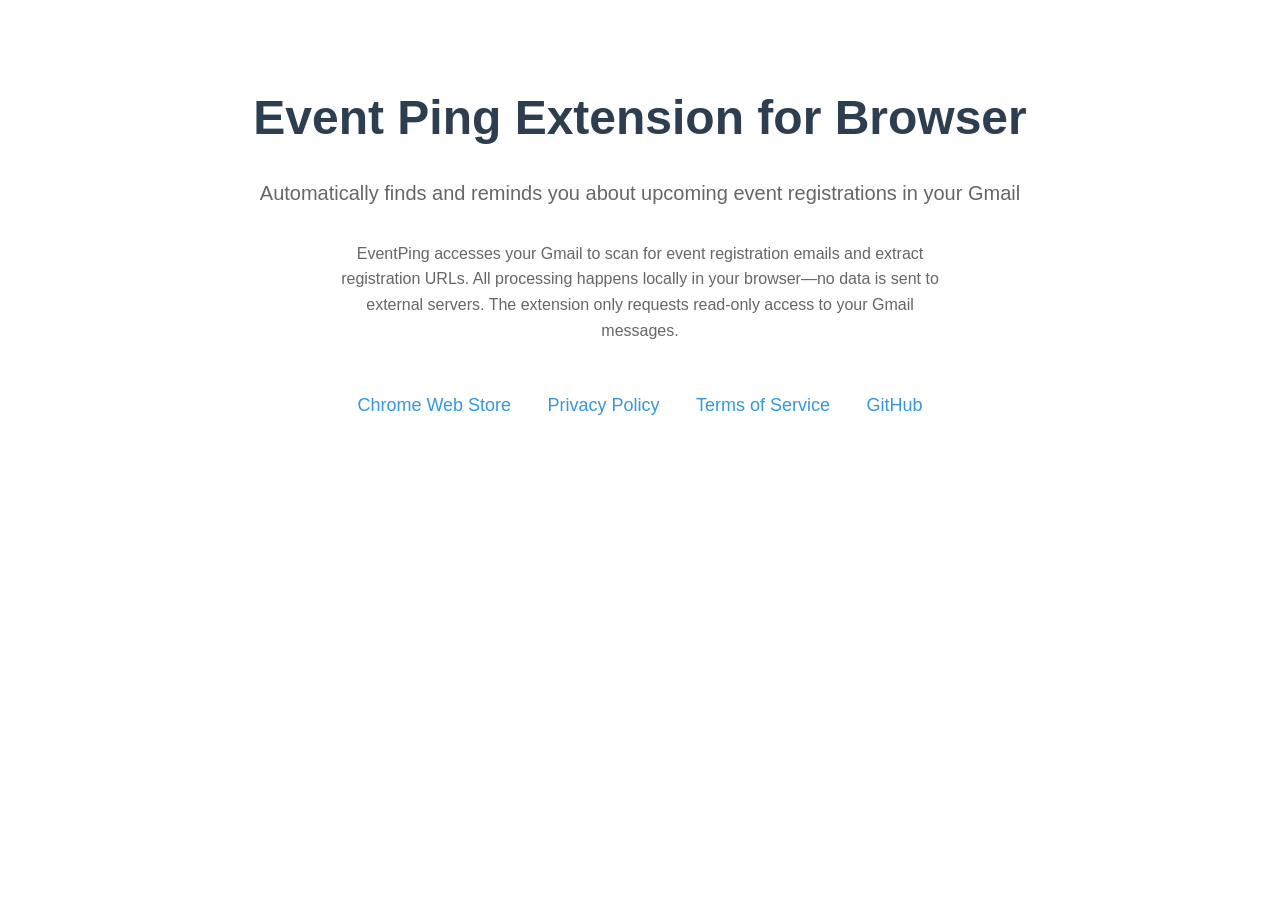
<file: docs/index.html>
<!DOCTYPE html>
<html lang="en">
<head>
    <meta charset="UTF-8">
    <meta name="viewport" content="width=device-width, initial-scale=1.0">
    <title>Event Ping Extension for Browser</title>
    <style>
        body {
            font-family: -apple-system, BlinkMacSystemFont, 'Segoe UI', Roboto, sans-serif;
            line-height: 1.6;
            max-width: 800px;
            margin: 80px auto;
            padding: 0 20px;
            color: #333;
            text-align: center;
        }
        h1 { color: #2c3e50; font-size: 48px; margin-bottom: 16px; }
        p { font-size: 20px; color: #666; margin-bottom: 32px; }
        .links { margin-top: 48px; }
        .links a {
            display: inline-block;
            margin: 0 16px;
            color: #3498db;
            text-decoration: none;
            font-size: 18px;
        }
        .links a:hover { text-decoration: underline; }
    </style>
</head>
<body>
    <h1>Event Ping Extension for Browser</h1>
    <p>Automatically finds and reminds you about upcoming event registrations in your Gmail</p>

    <p style="font-size: 16px; color: #666; max-width: 600px; margin: 0 auto 32px;">
        EventPing accesses your Gmail to scan for event registration emails and extract registration URLs.
        All processing happens locally in your browser—no data is sent to external servers.
        The extension only requests read-only access to your Gmail messages.
    </p>

    <div class="links">
        <a href="https://chromewebstore.google.com/detail/eventping/kmeakcjhjfkbdnnfnkeimobaboekpllo">Chrome Web Store</a>
        <a href="privacy.html">Privacy Policy</a>
        <a href="terms.html">Terms of Service</a>
        <a href="https://github.com/devppratik/EventPing-extension">GitHub</a>
    </div>
</body>
</html>
</file>
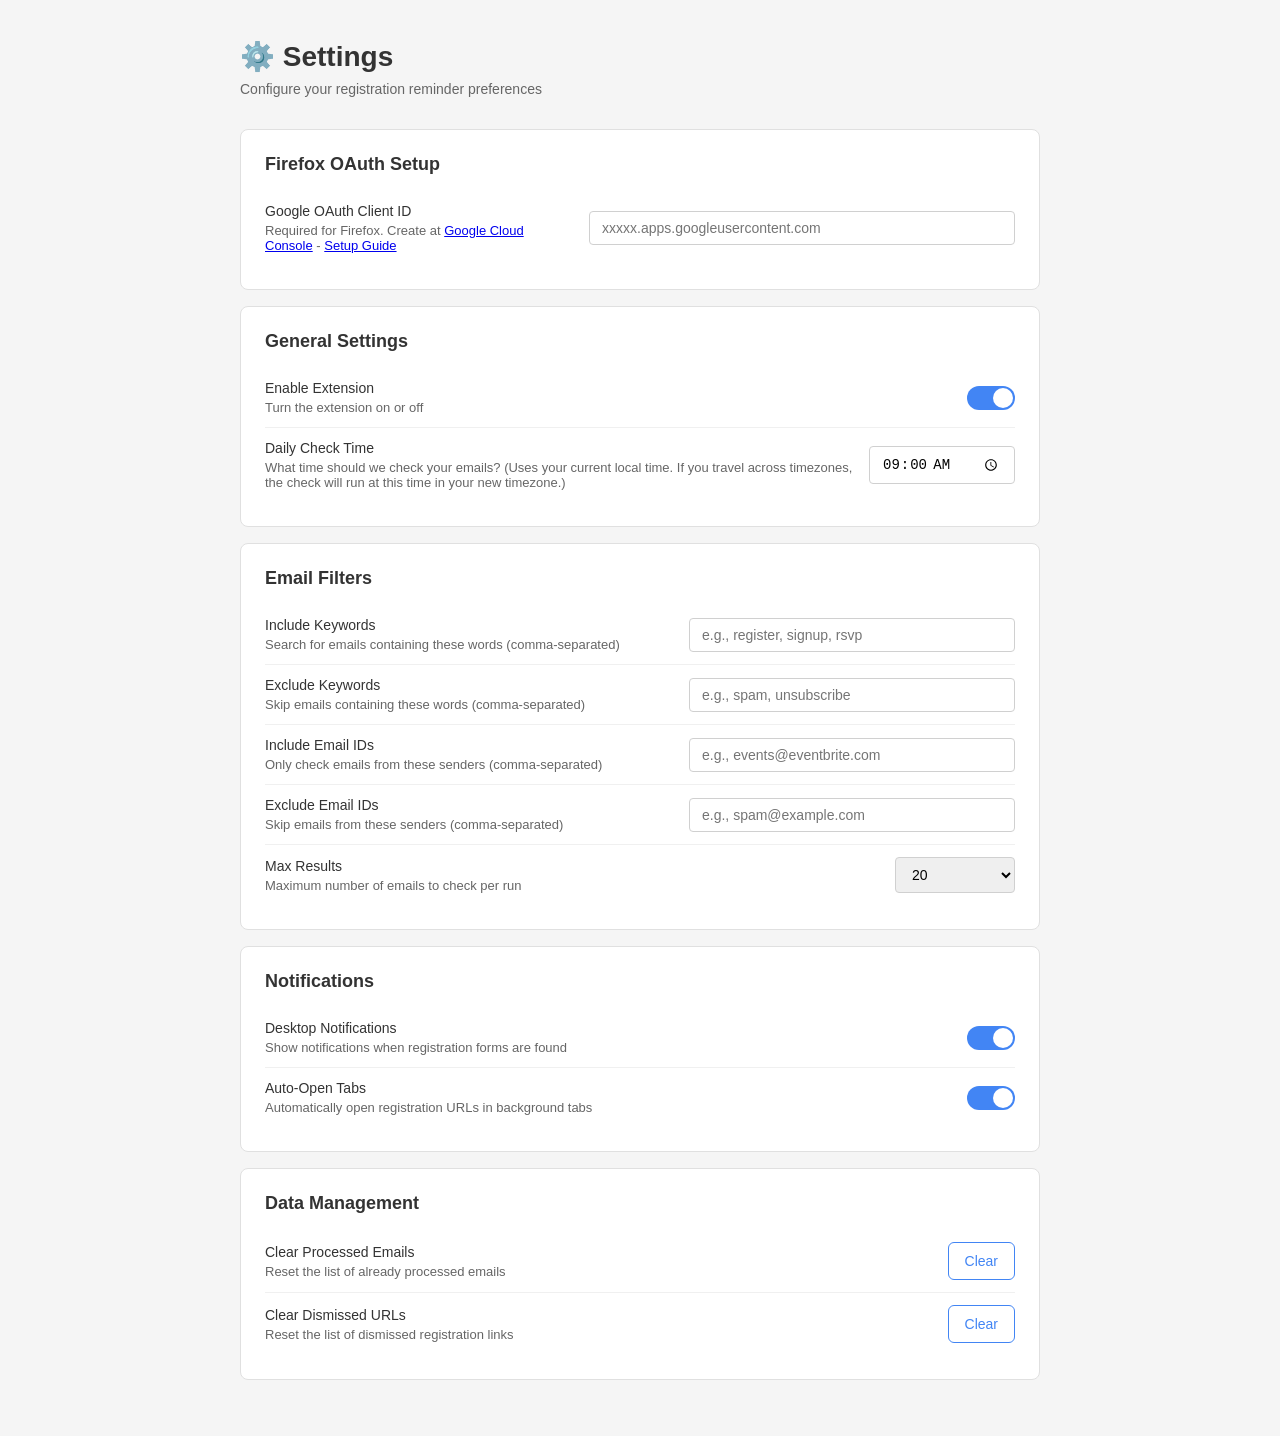
<file: options.html>
<!DOCTYPE html>
<html lang="en">
<head>
  <meta charset="UTF-8">
  <meta name="viewport" content="width=device-width, initial-scale=1.0">
  <title>EventPing - Settings</title>
  <link rel="stylesheet" href="styles.css">
  <style>
    body {
      padding: 40px;
      max-width: 800px;
      margin: 0 auto;
    }
    .settings-header {
      margin-bottom: 32px;
    }
    .settings-header h1 {
      margin: 0 0 8px 0;
      font-size: 28px;
      color: #333;
    }
    .settings-header p {
      margin: 0;
      color: #666;
    }
    .setting-group {
      background: white;
      padding: 24px;
      border-radius: 8px;
      margin-bottom: 16px;
      border: 1px solid #e0e0e0;
    }
    .setting-group h2 {
      margin: 0 0 16px 0;
      font-size: 18px;
      color: #333;
    }
    .setting-row {
      display: flex;
      justify-content: space-between;
      align-items: center;
      padding: 12px 0;
      border-bottom: 1px solid #f0f0f0;
    }
    .setting-row:last-child {
      border-bottom: none;
    }
    .setting-label {
      flex: 1;
    }
    .setting-label h3 {
      margin: 0 0 4px 0;
      font-size: 14px;
      font-weight: 500;
      color: #333;
    }
    .setting-label p {
      margin: 0;
      font-size: 13px;
      color: #666;
    }
    .setting-control {
      margin-left: 16px;
    }
    input[type="time"],
    input[type="text"],
    select {
      padding: 8px 12px;
      border: 1px solid #d0d0d0;
      border-radius: 4px;
      font-size: 14px;
      min-width: 120px;
    }
    .toggle-switch {
      position: relative;
      width: 48px;
      height: 24px;
      background: #ccc;
      border-radius: 12px;
      cursor: pointer;
      transition: background 0.3s;
    }
    .toggle-switch.active {
      background: #4285f4;
    }
    .toggle-switch::after {
      content: '';
      position: absolute;
      top: 2px;
      left: 2px;
      width: 20px;
      height: 20px;
      background: white;
      border-radius: 50%;
      transition: left 0.3s;
    }
    .toggle-switch.active::after {
      left: 26px;
    }
    .save-notice {
      position: fixed;
      bottom: 24px;
      right: 24px;
      background: #34a853;
      color: white;
      padding: 12px 24px;
      border-radius: 6px;
      box-shadow: 0 4px 12px rgba(0, 0, 0, 0.15);
      opacity: 0;
      transform: translateY(20px);
      transition: all 0.3s;
      pointer-events: none;
    }
    .save-notice.show {
      opacity: 1;
      transform: translateY(0);
    }
  </style>
</head>
<body>
  <div class="settings-header">
    <h1>⚙️ Settings</h1>
    <p>Configure your registration reminder preferences</p>
  </div>

  <div class="setting-group">
    <h2>Firefox OAuth Setup</h2>

    <div class="setting-row">
      <div class="setting-label">
        <h3>Google OAuth Client ID</h3>
        <p>Required for Firefox. Create at <a href="https://console.cloud.google.com" target="_blank">Google Cloud Console</a> - <a href="https://github.com/devppratik/extension-email-register/blob/main/SETUP.FIREFOX.md" target="_blank">Setup Guide</a></p>
      </div>
      <div class="setting-control">
        <input type="text" id="clientId" placeholder="xxxxx.apps.googleusercontent.com" style="min-width: 400px;">
      </div>
    </div>
  </div>

  <div class="setting-group">
    <h2>General Settings</h2>

    <div class="setting-row">
      <div class="setting-label">
        <h3>Enable Extension</h3>
        <p>Turn the extension on or off</p>
      </div>
      <div class="setting-control">
        <div id="enabledToggle" class="toggle-switch active"></div>
      </div>
    </div>

    <div class="setting-row">
      <div class="setting-label">
        <h3>Daily Check Time</h3>
        <p>What time should we check your emails? (Uses your current local time. If you travel across timezones, the check will run at this time in your new timezone.)</p>
      </div>
      <div class="setting-control">
        <input type="time" id="checkTime" value="09:00">
      </div>
    </div>
  </div>

  <div class="setting-group">
    <h2>Email Filters</h2>

    <div class="setting-row">
      <div class="setting-label">
        <h3>Include Keywords</h3>
        <p>Search for emails containing these words (comma-separated)</p>
      </div>
      <div class="setting-control">
        <input type="text" id="includeKeywords" placeholder="e.g., register, signup, rsvp" style="min-width: 300px;">
      </div>
    </div>

    <div class="setting-row">
      <div class="setting-label">
        <h3>Exclude Keywords</h3>
        <p>Skip emails containing these words (comma-separated)</p>
      </div>
      <div class="setting-control">
        <input type="text" id="excludeKeywords" placeholder="e.g., spam, unsubscribe" style="min-width: 300px;">
      </div>
    </div>

    <div class="setting-row">
      <div class="setting-label">
        <h3>Include Email IDs</h3>
        <p>Only check emails from these senders (comma-separated)</p>
      </div>
      <div class="setting-control">
        <input type="text" id="includeEmails" placeholder="e.g., events@eventbrite.com" style="min-width: 300px;">
      </div>
    </div>

    <div class="setting-row">
      <div class="setting-label">
        <h3>Exclude Email IDs</h3>
        <p>Skip emails from these senders (comma-separated)</p>
      </div>
      <div class="setting-control">
        <input type="text" id="excludeEmails" placeholder="e.g., spam@example.com" style="min-width: 300px;">
      </div>
    </div>

    <div class="setting-row">
      <div class="setting-label">
        <h3>Max Results</h3>
        <p>Maximum number of emails to check per run</p>
      </div>
      <div class="setting-control">
        <select id="maxResults">
          <option value="10">10</option>
          <option value="20" selected>20</option>
          <option value="50">50</option>
          <option value="100">100</option>
        </select>
      </div>
    </div>
  </div>

  <div class="setting-group">
    <h2>Notifications</h2>

    <div class="setting-row">
      <div class="setting-label">
        <h3>Desktop Notifications</h3>
        <p>Show notifications when registration forms are found</p>
      </div>
      <div class="setting-control">
        <div id="notificationsToggle" class="toggle-switch active"></div>
      </div>
    </div>

    <div class="setting-row">
      <div class="setting-label">
        <h3>Auto-Open Tabs</h3>
        <p>Automatically open registration URLs in background tabs</p>
      </div>
      <div class="setting-control">
        <div id="autoOpenToggle" class="toggle-switch active"></div>
      </div>
    </div>
  </div>

  <div class="setting-group">
    <h2>Data Management</h2>

    <div class="setting-row">
      <div class="setting-label">
        <h3>Clear Processed Emails</h3>
        <p>Reset the list of already processed emails</p>
      </div>
      <div class="setting-control">
        <button id="clearProcessed" class="btn btn-secondary">Clear</button>
      </div>
    </div>

    <div class="setting-row">
      <div class="setting-label">
        <h3>Clear Dismissed URLs</h3>
        <p>Reset the list of dismissed registration links</p>
      </div>
      <div class="setting-control">
        <button id="clearDismissed" class="btn btn-secondary">Clear</button>
      </div>
    </div>
  </div>

  <div class="save-notice" id="saveNotice">
    Settings saved ✓
  </div>

  <script src="options.js"></script>
</body>
</html>
</file>
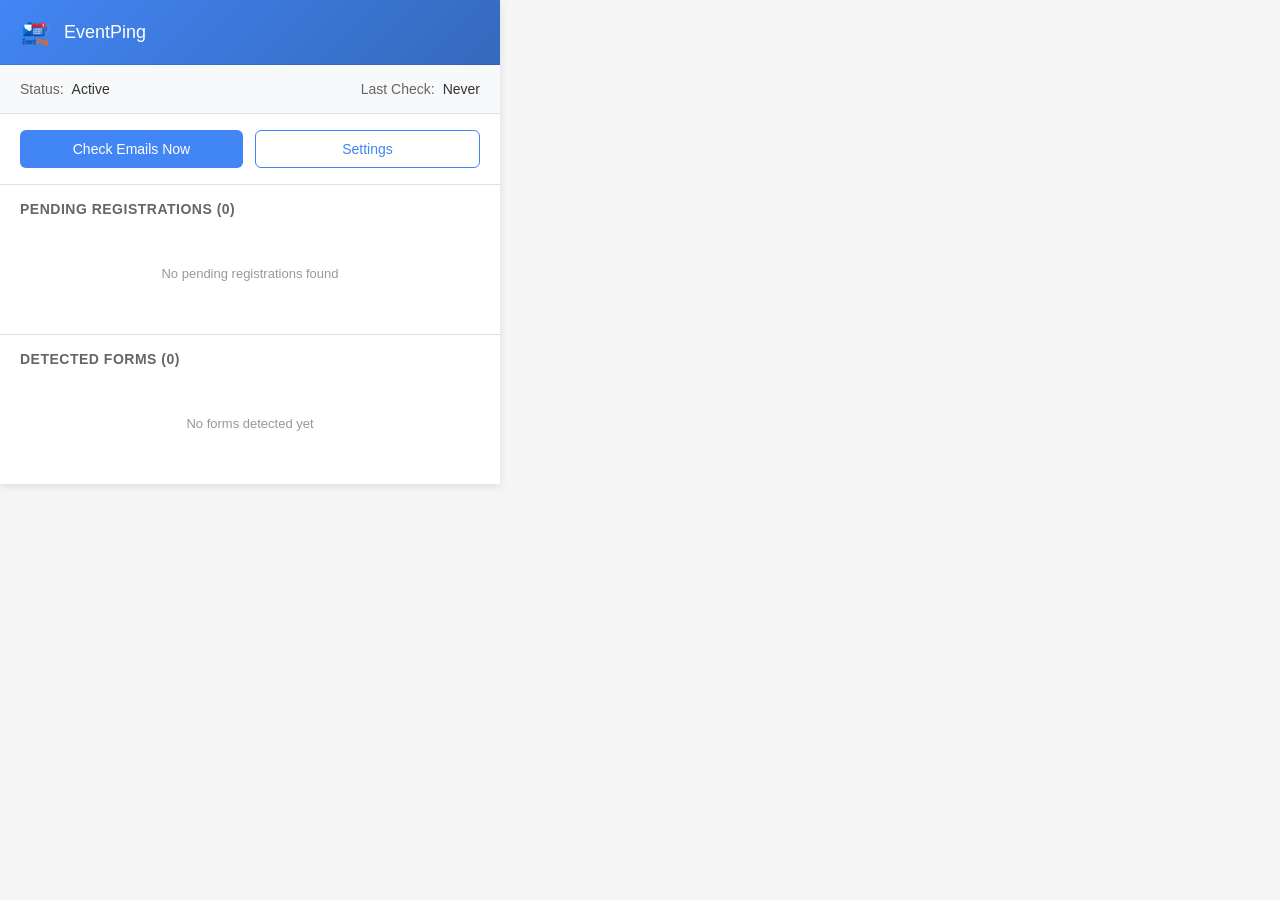
<file: popup.html>
<!DOCTYPE html>
<html lang="en">
<head>
  <meta charset="UTF-8">
  <meta name="viewport" content="width=device-width, initial-scale=1.0">
  <title>EventPing</title>
  <link rel="stylesheet" href="styles.css">
</head>
<body>
  <div class="container">
    <header>
      <img src="icons/icon48.png" alt="EventPing" class="header-logo">
      <h1>EventPing</h1>
    </header>

    <div class="status">
      <div class="status-item">
        <span class="label">Status:</span>
        <span id="status" class="value">Active</span>
      </div>
      <div class="status-item">
        <span class="label">Last Check:</span>
        <span id="lastCheck" class="value">Never</span>
      </div>
    </div>

    <div class="actions">
      <button id="checkNow" class="btn btn-primary">
        Check Emails Now
      </button>
      <button id="openOptions" class="btn btn-secondary">
        Settings
      </button>
    </div>

    <div class="section">
      <h2>Pending Registrations (<span id="pendingCount">0</span>)</h2>
      <div id="pendingList" class="registration-list">
        <p class="empty-state">No pending registrations found</p>
      </div>
    </div>

    <div class="section">
      <h2>Detected Forms (<span id="formsCount">0</span>)</h2>
      <div id="formsList" class="registration-list">
        <p class="empty-state">No forms detected yet</p>
      </div>
    </div>
  </div>

  <script src="popup.js"></script>
</body>
</html>
</file>
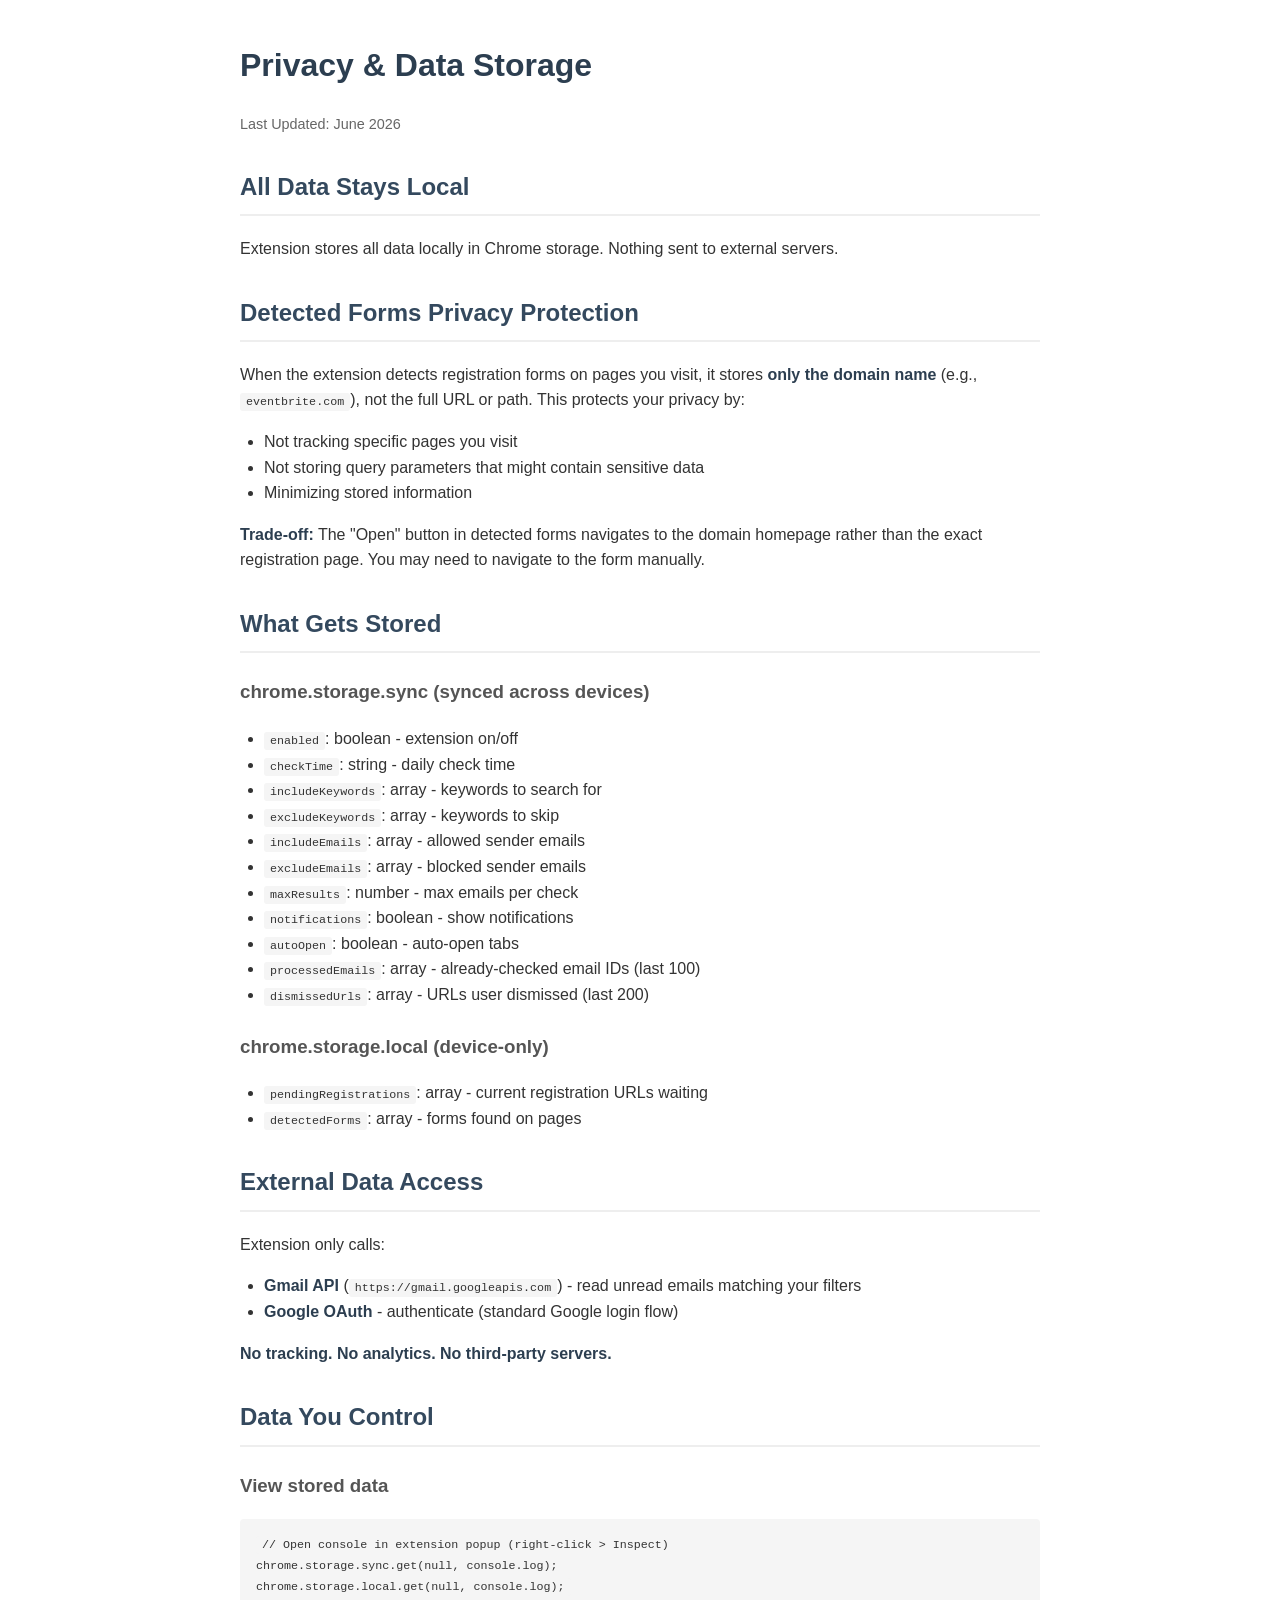
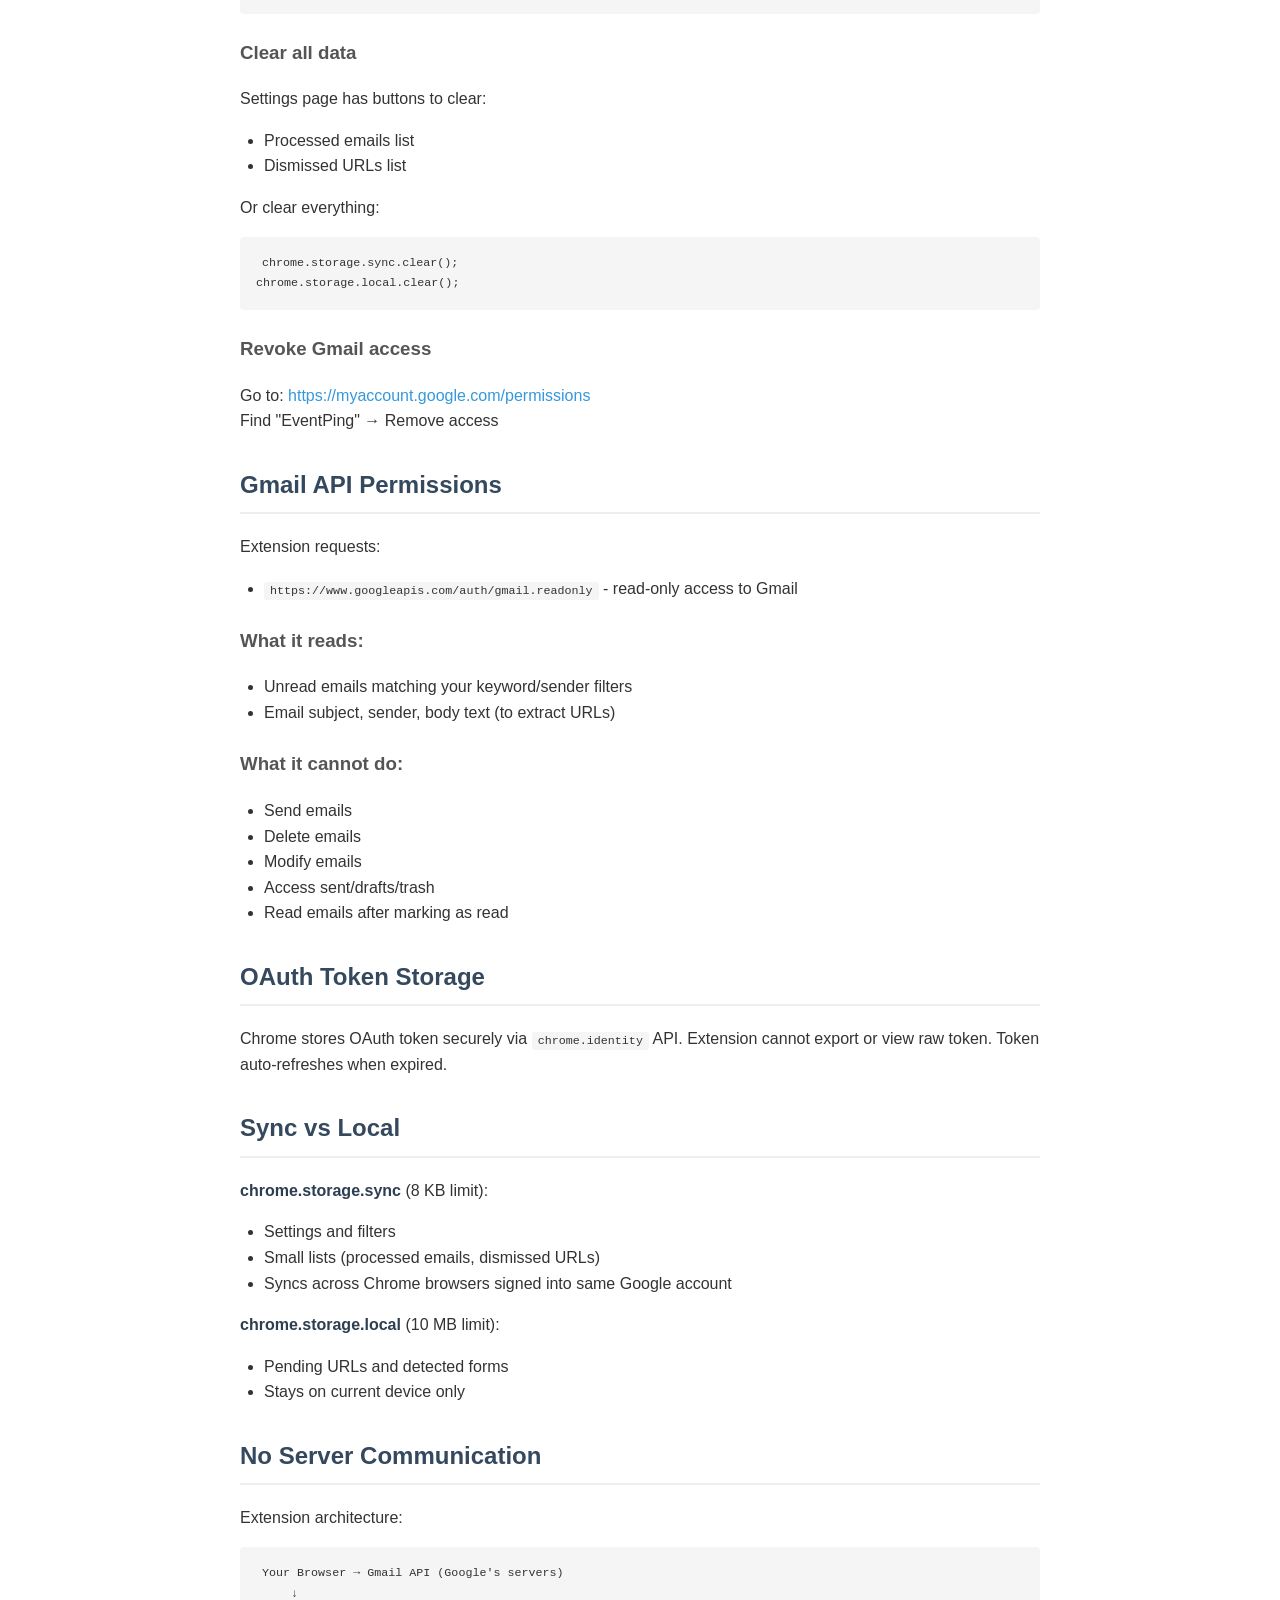
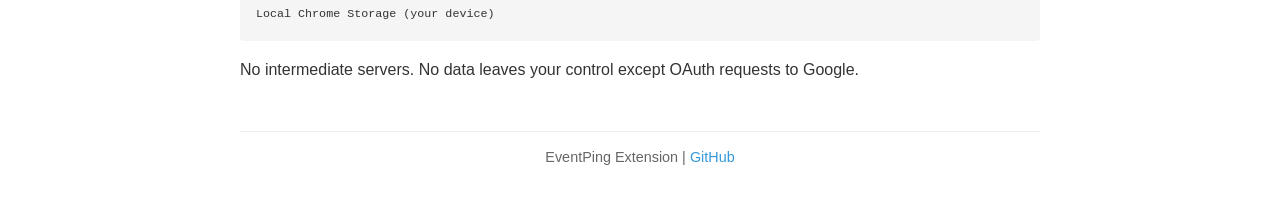
<file: docs/PRIVACY.html>
<!DOCTYPE html>
<html lang="en">
<head>
    <meta charset="UTF-8">
    <meta name="viewport" content="width=device-width, initial-scale=1.0">
    <title>EventPing - Privacy Policy</title>
    <style>
        body {
            font-family: -apple-system, BlinkMacSystemFont, 'Segoe UI', Roboto, sans-serif;
            line-height: 1.6;
            max-width: 800px;
            margin: 40px auto;
            padding: 0 20px;
            color: #333;
        }
        h1 { color: #2c3e50; margin-top: 0; }
        h2 { color: #34495e; margin-top: 32px; border-bottom: 2px solid #eee; padding-bottom: 8px; }
        h3 { color: #555; margin-top: 24px; }
        code { background: #f5f5f5; padding: 2px 6px; border-radius: 3px; font-size: 0.9em; }
        pre { background: #f5f5f5; padding: 16px; border-radius: 4px; overflow-x: auto; }
        ul { padding-left: 24px; }
        strong { color: #2c3e50; }
        a { color: #3498db; text-decoration: none; }
        a:hover { text-decoration: underline; }
        .updated { color: #666; font-size: 0.9em; margin-bottom: 32px; }
    </style>
</head>
<body>
    <h1>Privacy &amp; Data Storage</h1>
    <p class="updated">Last Updated: June 2026</p>

    <h2>All Data Stays Local</h2>
    <p>Extension stores all data locally in Chrome storage. Nothing sent to external servers.</p>

    <h2>Detected Forms Privacy Protection</h2>
    <p>When the extension detects registration forms on pages you visit, it stores <strong>only the domain name</strong> (e.g., <code>eventbrite.com</code>), not the full URL or path. This protects your privacy by:</p>
    <ul>
        <li>Not tracking specific pages you visit</li>
        <li>Not storing query parameters that might contain sensitive data</li>
        <li>Minimizing stored information</li>
    </ul>
    <p><strong>Trade-off:</strong> The "Open" button in detected forms navigates to the domain homepage rather than the exact registration page. You may need to navigate to the form manually.</p>

    <h2>What Gets Stored</h2>

    <h3>chrome.storage.sync (synced across devices)</h3>
    <ul>
        <li><code>enabled</code>: boolean - extension on/off</li>
        <li><code>checkTime</code>: string - daily check time</li>
        <li><code>includeKeywords</code>: array - keywords to search for</li>
        <li><code>excludeKeywords</code>: array - keywords to skip</li>
        <li><code>includeEmails</code>: array - allowed sender emails</li>
        <li><code>excludeEmails</code>: array - blocked sender emails</li>
        <li><code>maxResults</code>: number - max emails per check</li>
        <li><code>notifications</code>: boolean - show notifications</li>
        <li><code>autoOpen</code>: boolean - auto-open tabs</li>
        <li><code>processedEmails</code>: array - already-checked email IDs (last 100)</li>
        <li><code>dismissedUrls</code>: array - URLs user dismissed (last 200)</li>
    </ul>

    <h3>chrome.storage.local (device-only)</h3>
    <ul>
        <li><code>pendingRegistrations</code>: array - current registration URLs waiting</li>
        <li><code>detectedForms</code>: array - forms found on pages</li>
    </ul>

    <h2>External Data Access</h2>
    <p>Extension only calls:</p>
    <ul>
        <li><strong>Gmail API</strong> (<code>https://gmail.googleapis.com</code>) - read unread emails matching your filters</li>
        <li><strong>Google OAuth</strong> - authenticate (standard Google login flow)</li>
    </ul>
    <p><strong>No tracking. No analytics. No third-party servers.</strong></p>

    <h2>Data You Control</h2>

    <h3>View stored data</h3>
    <pre><code>// Open console in extension popup (right-click > Inspect)
chrome.storage.sync.get(null, console.log);
chrome.storage.local.get(null, console.log);</code></pre>

    <h3>Clear all data</h3>
    <p>Settings page has buttons to clear:</p>
    <ul>
        <li>Processed emails list</li>
        <li>Dismissed URLs list</li>
    </ul>
    <p>Or clear everything:</p>
    <pre><code>chrome.storage.sync.clear();
chrome.storage.local.clear();</code></pre>

    <h3>Revoke Gmail access</h3>
    <p>Go to: <a href="https://myaccount.google.com/permissions" target="_blank">https://myaccount.google.com/permissions</a><br>
    Find "EventPing" → Remove access</p>

    <h2>Gmail API Permissions</h2>
    <p>Extension requests:</p>
    <ul>
        <li><code>https://www.googleapis.com/auth/gmail.readonly</code> - read-only access to Gmail</li>
    </ul>

    <h3>What it reads:</h3>
    <ul>
        <li>Unread emails matching your keyword/sender filters</li>
        <li>Email subject, sender, body text (to extract URLs)</li>
    </ul>

    <h3>What it cannot do:</h3>
    <ul>
        <li>Send emails</li>
        <li>Delete emails</li>
        <li>Modify emails</li>
        <li>Access sent/drafts/trash</li>
        <li>Read emails after marking as read</li>
    </ul>

    <h2>OAuth Token Storage</h2>
    <p>Chrome stores OAuth token securely via <code>chrome.identity</code> API. Extension cannot export or view raw token. Token auto-refreshes when expired.</p>

    <h2>Sync vs Local</h2>
    <p><strong>chrome.storage.sync</strong> (8 KB limit):</p>
    <ul>
        <li>Settings and filters</li>
        <li>Small lists (processed emails, dismissed URLs)</li>
        <li>Syncs across Chrome browsers signed into same Google account</li>
    </ul>

    <p><strong>chrome.storage.local</strong> (10 MB limit):</p>
    <ul>
        <li>Pending URLs and detected forms</li>
        <li>Stays on current device only</li>
    </ul>

    <h2>No Server Communication</h2>
    <p>Extension architecture:</p>
    <pre><code>Your Browser → Gmail API (Google's servers)
     ↓
Local Chrome Storage (your device)</code></pre>
    <p>No intermediate servers. No data leaves your control except OAuth requests to Google.</p>

    <hr style="margin-top: 48px; border: none; border-top: 1px solid #eee;">
    <p style="text-align: center; color: #666; font-size: 0.9em;">
        EventPing Extension |
        <a href="https://github.com/devppratik/EventPing-extension">GitHub</a>
    </p>
</body>
</html>
</file>
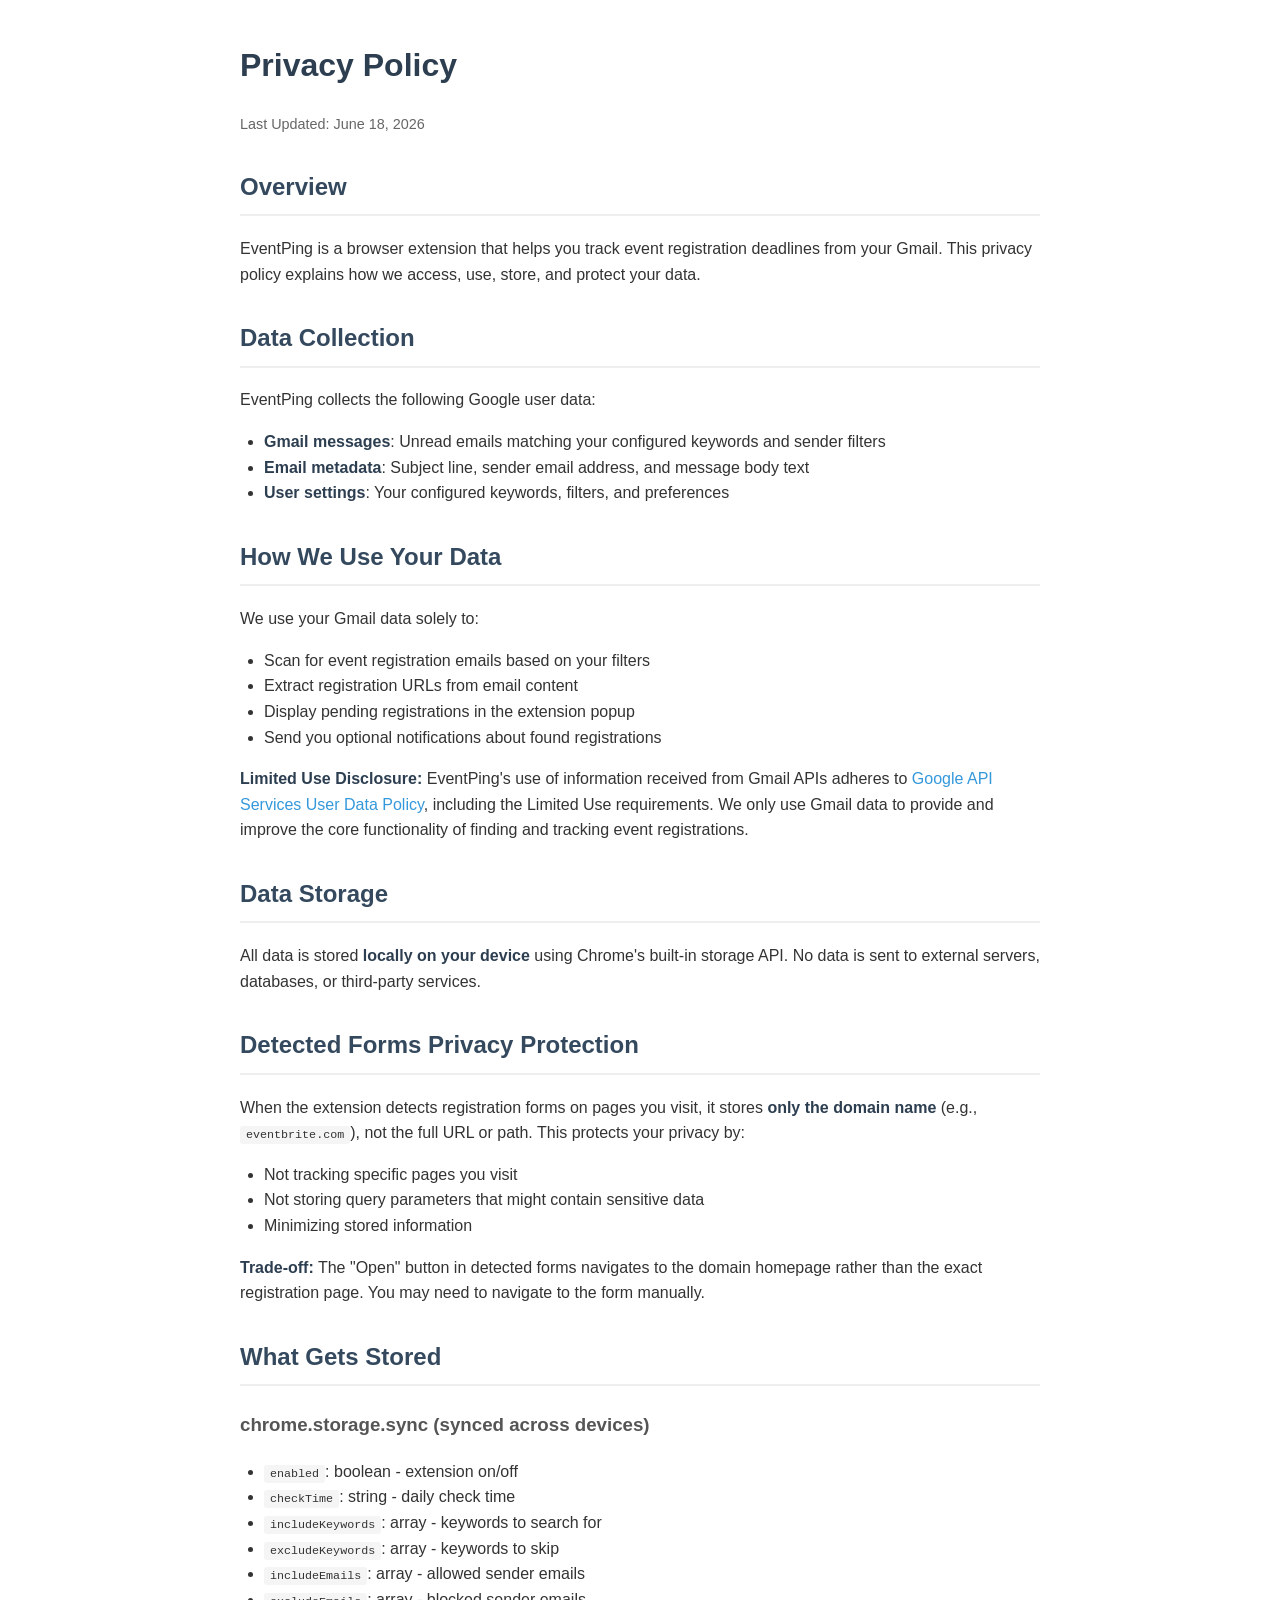
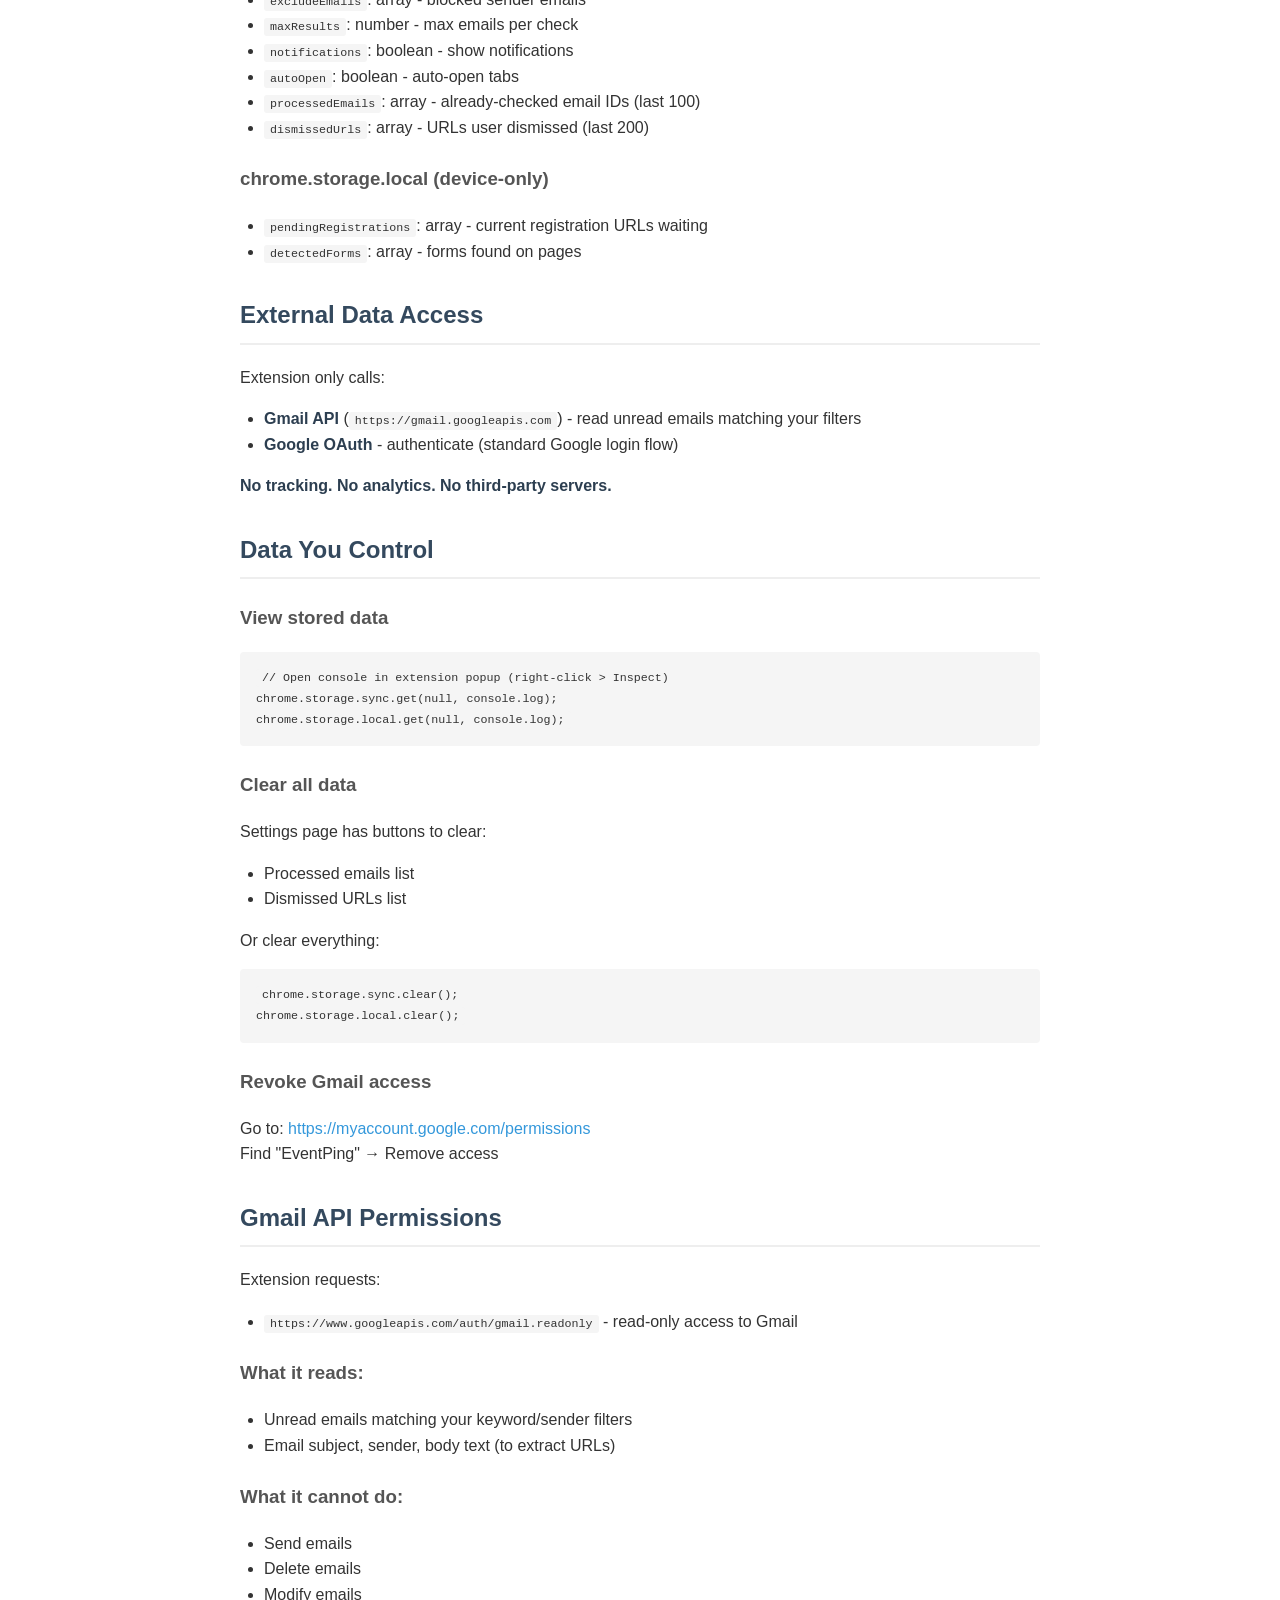
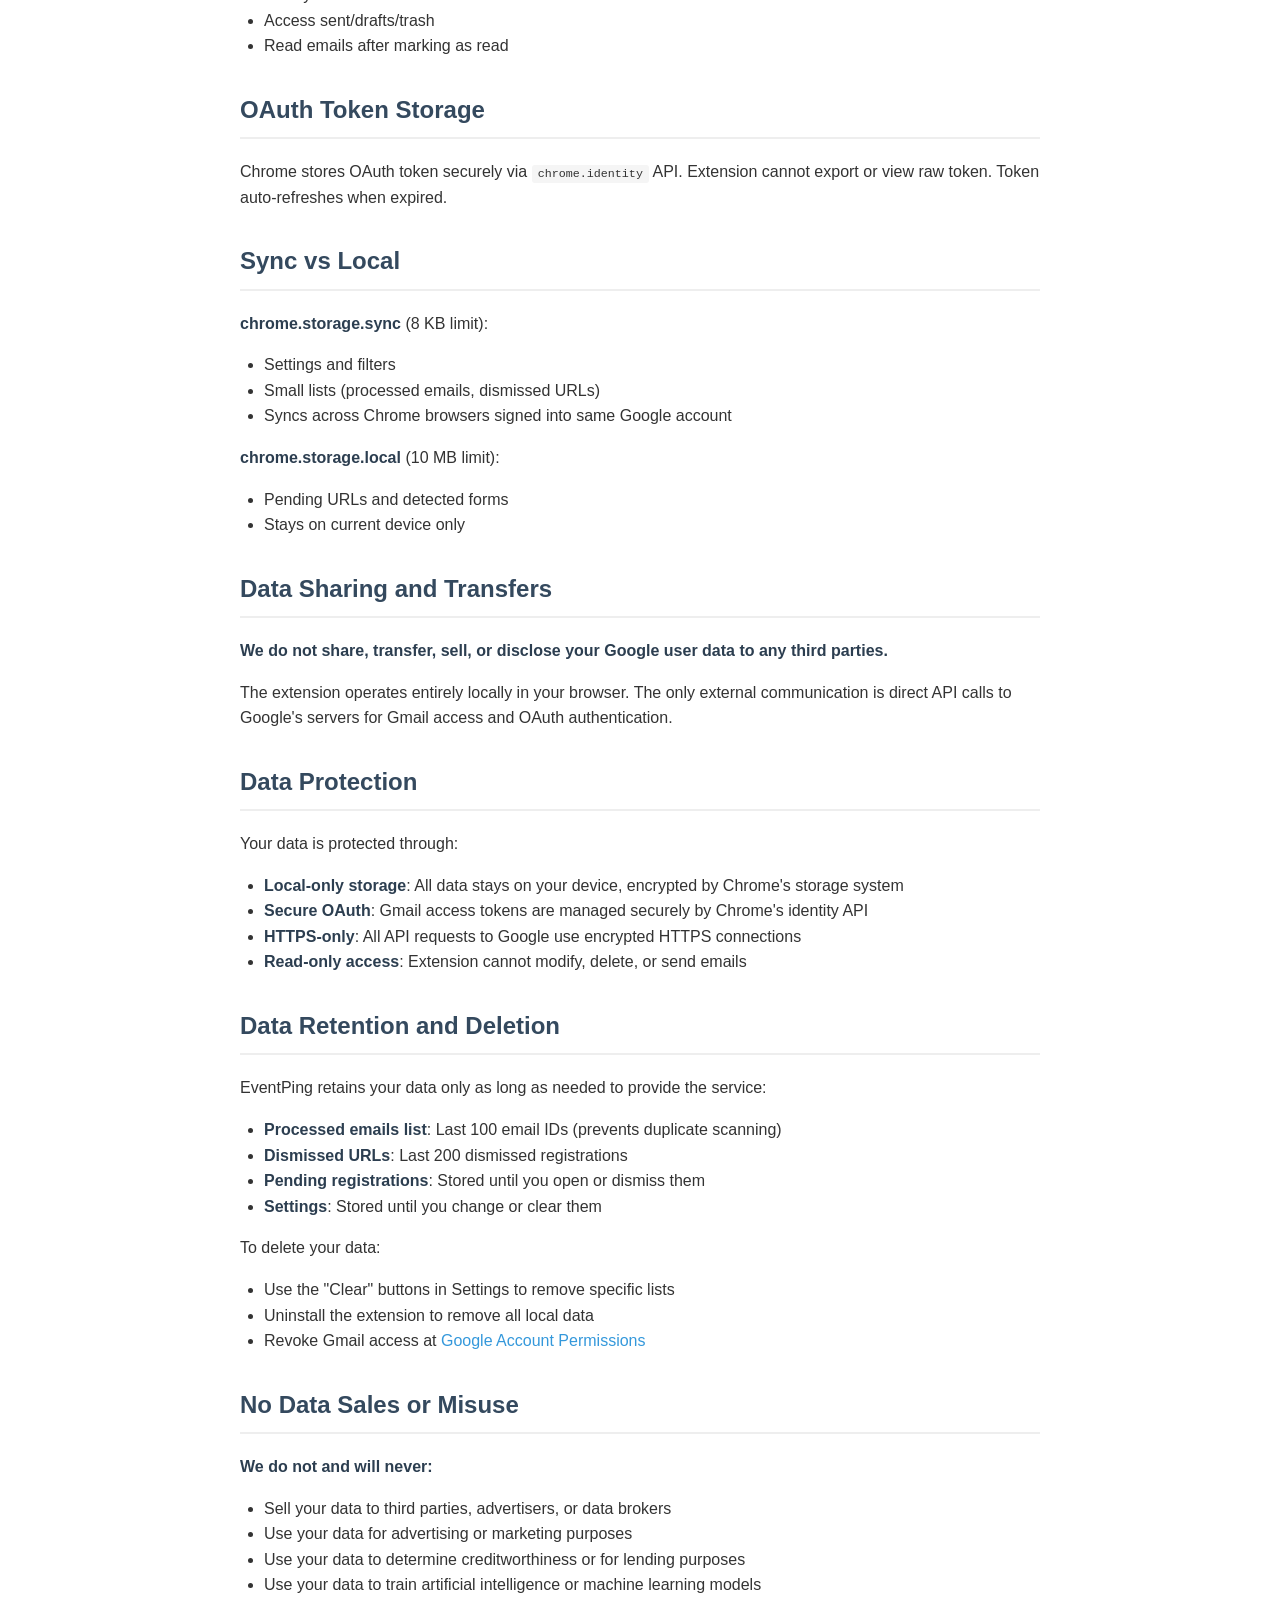
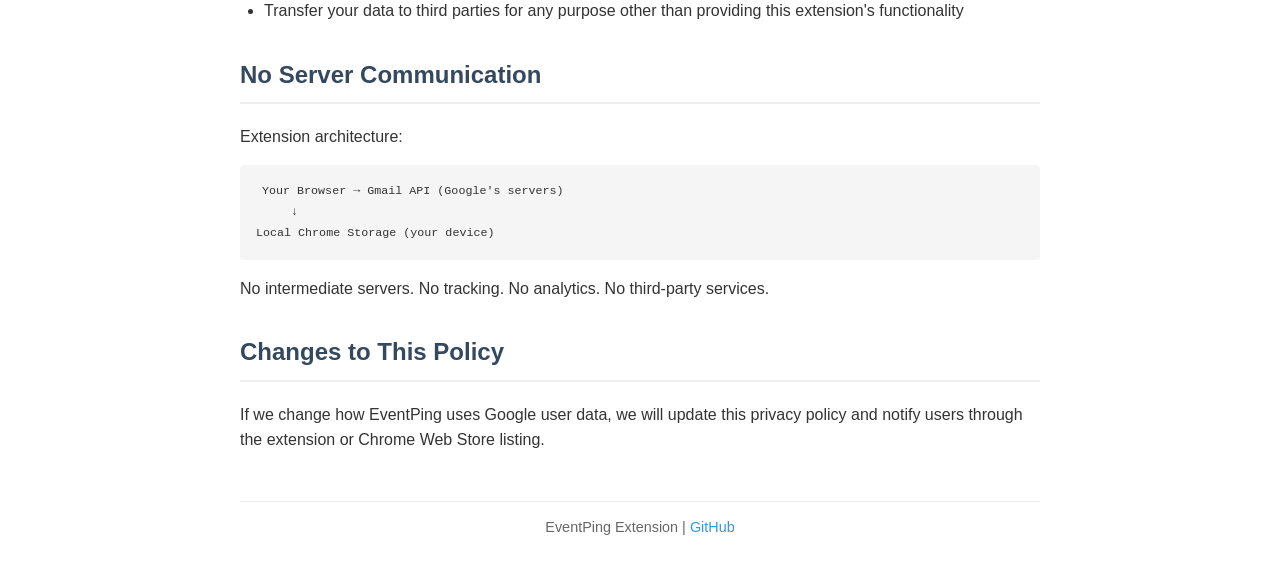
<file: docs/privacy.html>
<!DOCTYPE html>
<html lang="en">
<head>
    <meta charset="UTF-8">
    <meta name="viewport" content="width=device-width, initial-scale=1.0">
    <title>EventPing - Privacy Policy</title>
    <style>
        body {
            font-family: -apple-system, BlinkMacSystemFont, 'Segoe UI', Roboto, sans-serif;
            line-height: 1.6;
            max-width: 800px;
            margin: 40px auto;
            padding: 0 20px;
            color: #333;
        }
        h1 { color: #2c3e50; margin-top: 0; }
        h2 { color: #34495e; margin-top: 32px; border-bottom: 2px solid #eee; padding-bottom: 8px; }
        h3 { color: #555; margin-top: 24px; }
        code { background: #f5f5f5; padding: 2px 6px; border-radius: 3px; font-size: 0.9em; }
        pre { background: #f5f5f5; padding: 16px; border-radius: 4px; overflow-x: auto; }
        ul { padding-left: 24px; }
        strong { color: #2c3e50; }
        a { color: #3498db; text-decoration: none; }
        a:hover { text-decoration: underline; }
        .updated { color: #666; font-size: 0.9em; margin-bottom: 32px; }
    </style>
</head>
<body>
    <h1>Privacy Policy</h1>
    <p class="updated">Last Updated: June 18, 2026</p>

    <h2>Overview</h2>
    <p>EventPing is a browser extension that helps you track event registration deadlines from your Gmail. This privacy policy explains how we access, use, store, and protect your data.</p>

    <h2>Data Collection</h2>
    <p>EventPing collects the following Google user data:</p>
    <ul>
        <li><strong>Gmail messages</strong>: Unread emails matching your configured keywords and sender filters</li>
        <li><strong>Email metadata</strong>: Subject line, sender email address, and message body text</li>
        <li><strong>User settings</strong>: Your configured keywords, filters, and preferences</li>
    </ul>

    <h2>How We Use Your Data</h2>
    <p>We use your Gmail data solely to:</p>
    <ul>
        <li>Scan for event registration emails based on your filters</li>
        <li>Extract registration URLs from email content</li>
        <li>Display pending registrations in the extension popup</li>
        <li>Send you optional notifications about found registrations</li>
    </ul>
    <p><strong>Limited Use Disclosure:</strong> EventPing's use of information received from Gmail APIs adheres to <a href="https://developers.google.com/terms/api-services-user-data-policy" target="_blank">Google API Services User Data Policy</a>, including the Limited Use requirements. We only use Gmail data to provide and improve the core functionality of finding and tracking event registrations.</p>

    <h2>Data Storage</h2>
    <p>All data is stored <strong>locally on your device</strong> using Chrome's built-in storage API. No data is sent to external servers, databases, or third-party services.</p>

    <h2>Detected Forms Privacy Protection</h2>
    <p>When the extension detects registration forms on pages you visit, it stores <strong>only the domain name</strong> (e.g., <code>eventbrite.com</code>), not the full URL or path. This protects your privacy by:</p>
    <ul>
        <li>Not tracking specific pages you visit</li>
        <li>Not storing query parameters that might contain sensitive data</li>
        <li>Minimizing stored information</li>
    </ul>
    <p><strong>Trade-off:</strong> The "Open" button in detected forms navigates to the domain homepage rather than the exact registration page. You may need to navigate to the form manually.</p>

    <h2>What Gets Stored</h2>

    <h3>chrome.storage.sync (synced across devices)</h3>
    <ul>
        <li><code>enabled</code>: boolean - extension on/off</li>
        <li><code>checkTime</code>: string - daily check time</li>
        <li><code>includeKeywords</code>: array - keywords to search for</li>
        <li><code>excludeKeywords</code>: array - keywords to skip</li>
        <li><code>includeEmails</code>: array - allowed sender emails</li>
        <li><code>excludeEmails</code>: array - blocked sender emails</li>
        <li><code>maxResults</code>: number - max emails per check</li>
        <li><code>notifications</code>: boolean - show notifications</li>
        <li><code>autoOpen</code>: boolean - auto-open tabs</li>
        <li><code>processedEmails</code>: array - already-checked email IDs (last 100)</li>
        <li><code>dismissedUrls</code>: array - URLs user dismissed (last 200)</li>
    </ul>

    <h3>chrome.storage.local (device-only)</h3>
    <ul>
        <li><code>pendingRegistrations</code>: array - current registration URLs waiting</li>
        <li><code>detectedForms</code>: array - forms found on pages</li>
    </ul>

    <h2>External Data Access</h2>
    <p>Extension only calls:</p>
    <ul>
        <li><strong>Gmail API</strong> (<code>https://gmail.googleapis.com</code>) - read unread emails matching your filters</li>
        <li><strong>Google OAuth</strong> - authenticate (standard Google login flow)</li>
    </ul>
    <p><strong>No tracking. No analytics. No third-party servers.</strong></p>

    <h2>Data You Control</h2>

    <h3>View stored data</h3>
    <pre><code>// Open console in extension popup (right-click > Inspect)
chrome.storage.sync.get(null, console.log);
chrome.storage.local.get(null, console.log);</code></pre>

    <h3>Clear all data</h3>
    <p>Settings page has buttons to clear:</p>
    <ul>
        <li>Processed emails list</li>
        <li>Dismissed URLs list</li>
    </ul>
    <p>Or clear everything:</p>
    <pre><code>chrome.storage.sync.clear();
chrome.storage.local.clear();</code></pre>

    <h3>Revoke Gmail access</h3>
    <p>Go to: <a href="https://myaccount.google.com/permissions" target="_blank">https://myaccount.google.com/permissions</a><br>
    Find "EventPing" → Remove access</p>

    <h2>Gmail API Permissions</h2>
    <p>Extension requests:</p>
    <ul>
        <li><code>https://www.googleapis.com/auth/gmail.readonly</code> - read-only access to Gmail</li>
    </ul>

    <h3>What it reads:</h3>
    <ul>
        <li>Unread emails matching your keyword/sender filters</li>
        <li>Email subject, sender, body text (to extract URLs)</li>
    </ul>

    <h3>What it cannot do:</h3>
    <ul>
        <li>Send emails</li>
        <li>Delete emails</li>
        <li>Modify emails</li>
        <li>Access sent/drafts/trash</li>
        <li>Read emails after marking as read</li>
    </ul>

    <h2>OAuth Token Storage</h2>
    <p>Chrome stores OAuth token securely via <code>chrome.identity</code> API. Extension cannot export or view raw token. Token auto-refreshes when expired.</p>

    <h2>Sync vs Local</h2>
    <p><strong>chrome.storage.sync</strong> (8 KB limit):</p>
    <ul>
        <li>Settings and filters</li>
        <li>Small lists (processed emails, dismissed URLs)</li>
        <li>Syncs across Chrome browsers signed into same Google account</li>
    </ul>

    <p><strong>chrome.storage.local</strong> (10 MB limit):</p>
    <ul>
        <li>Pending URLs and detected forms</li>
        <li>Stays on current device only</li>
    </ul>

    <h2>Data Sharing and Transfers</h2>
    <p><strong>We do not share, transfer, sell, or disclose your Google user data to any third parties.</strong></p>
    <p>The extension operates entirely locally in your browser. The only external communication is direct API calls to Google's servers for Gmail access and OAuth authentication.</p>

    <h2>Data Protection</h2>
    <p>Your data is protected through:</p>
    <ul>
        <li><strong>Local-only storage</strong>: All data stays on your device, encrypted by Chrome's storage system</li>
        <li><strong>Secure OAuth</strong>: Gmail access tokens are managed securely by Chrome's identity API</li>
        <li><strong>HTTPS-only</strong>: All API requests to Google use encrypted HTTPS connections</li>
        <li><strong>Read-only access</strong>: Extension cannot modify, delete, or send emails</li>
    </ul>

    <h2>Data Retention and Deletion</h2>
    <p>EventPing retains your data only as long as needed to provide the service:</p>
    <ul>
        <li><strong>Processed emails list</strong>: Last 100 email IDs (prevents duplicate scanning)</li>
        <li><strong>Dismissed URLs</strong>: Last 200 dismissed registrations</li>
        <li><strong>Pending registrations</strong>: Stored until you open or dismiss them</li>
        <li><strong>Settings</strong>: Stored until you change or clear them</li>
    </ul>
    <p>To delete your data:</p>
    <ul>
        <li>Use the "Clear" buttons in Settings to remove specific lists</li>
        <li>Uninstall the extension to remove all local data</li>
        <li>Revoke Gmail access at <a href="https://myaccount.google.com/permissions" target="_blank">Google Account Permissions</a></li>
    </ul>

    <h2>No Data Sales or Misuse</h2>
    <p><strong>We do not and will never:</strong></p>
    <ul>
        <li>Sell your data to third parties, advertisers, or data brokers</li>
        <li>Use your data for advertising or marketing purposes</li>
        <li>Use your data to determine creditworthiness or for lending purposes</li>
        <li>Use your data to train artificial intelligence or machine learning models</li>
        <li>Transfer your data to third parties for any purpose other than providing this extension's functionality</li>
    </ul>

    <h2>No Server Communication</h2>
    <p>Extension architecture:</p>
    <pre><code>Your Browser → Gmail API (Google's servers)
     ↓
Local Chrome Storage (your device)</code></pre>
    <p>No intermediate servers. No tracking. No analytics. No third-party services.</p>

    <h2>Changes to This Policy</h2>
    <p>If we change how EventPing uses Google user data, we will update this privacy policy and notify users through the extension or Chrome Web Store listing.</p>

    <hr style="margin-top: 48px; border: none; border-top: 1px solid #eee;">
    <p style="text-align: center; color: #666; font-size: 0.9em;">
        EventPing Extension |
        <a href="https://github.com/devppratik/EventPing-extension">GitHub</a>
    </p>
</body>
</html>
</file>
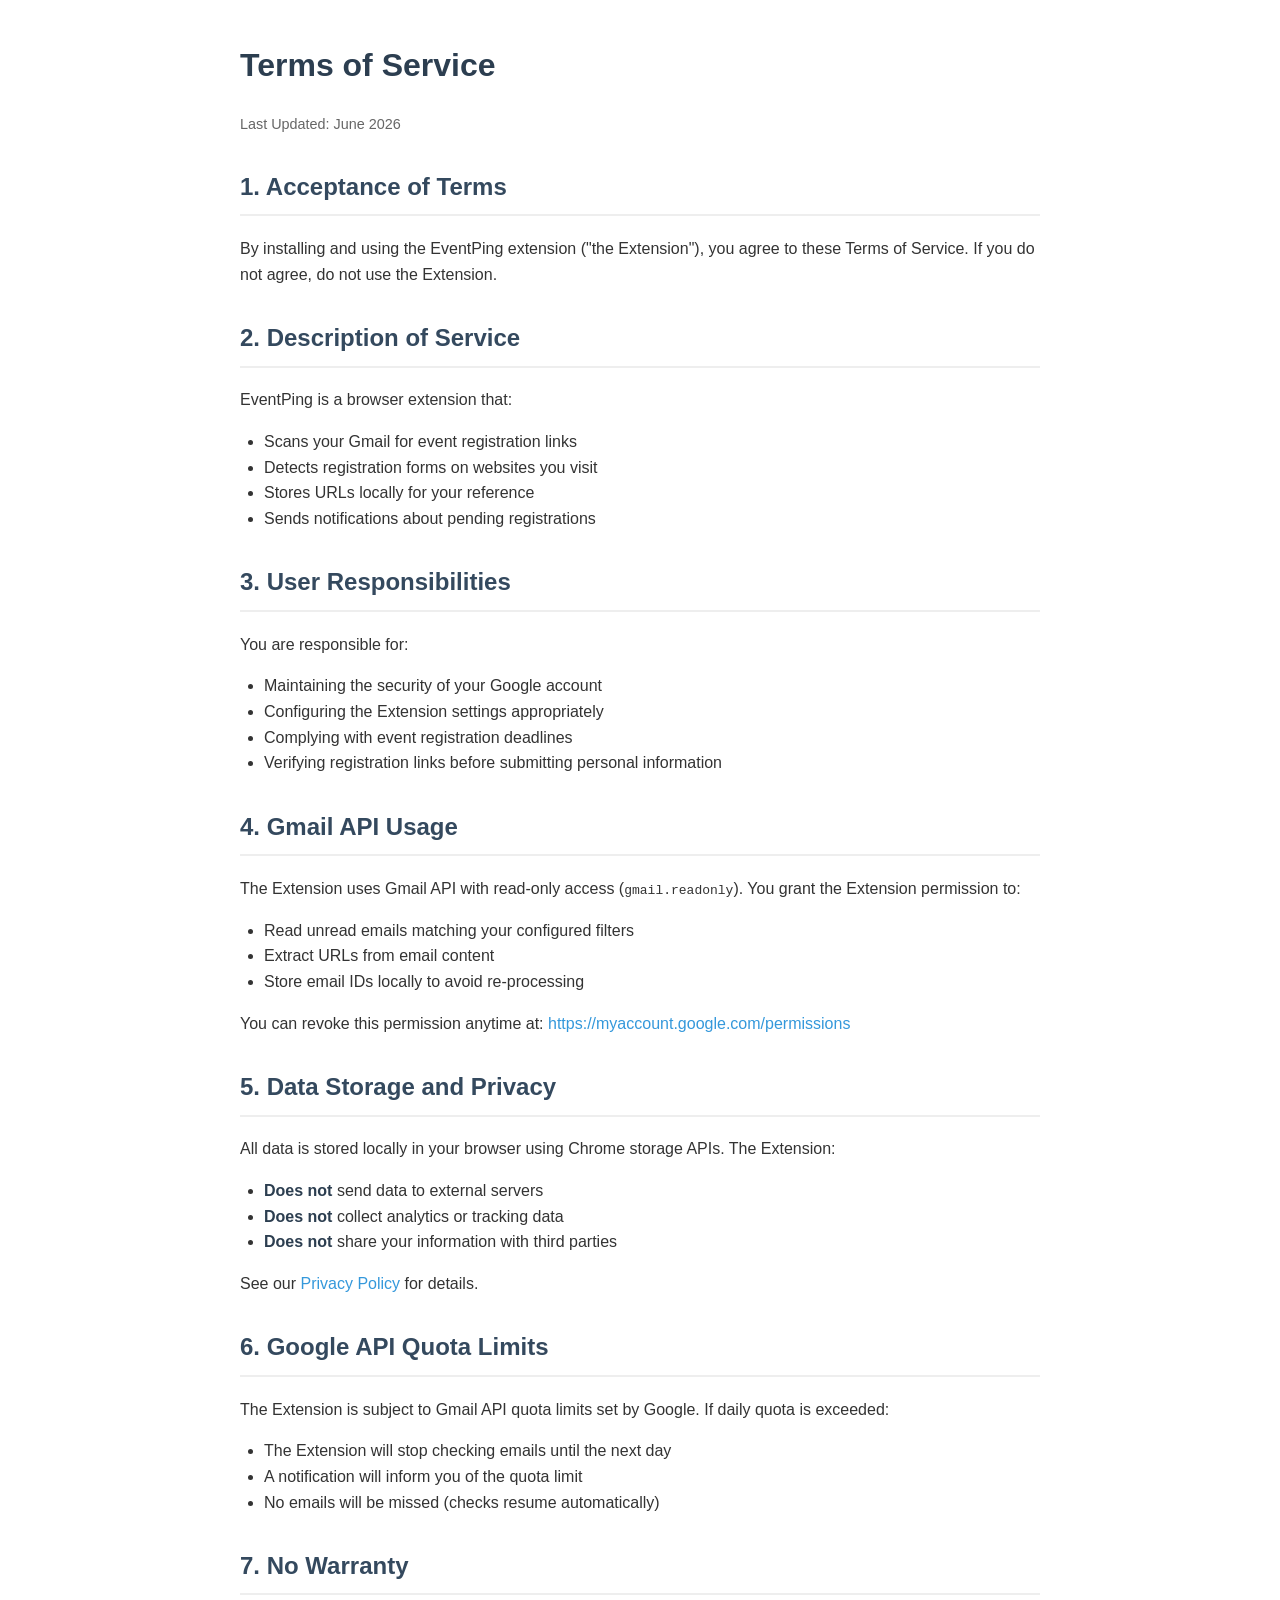
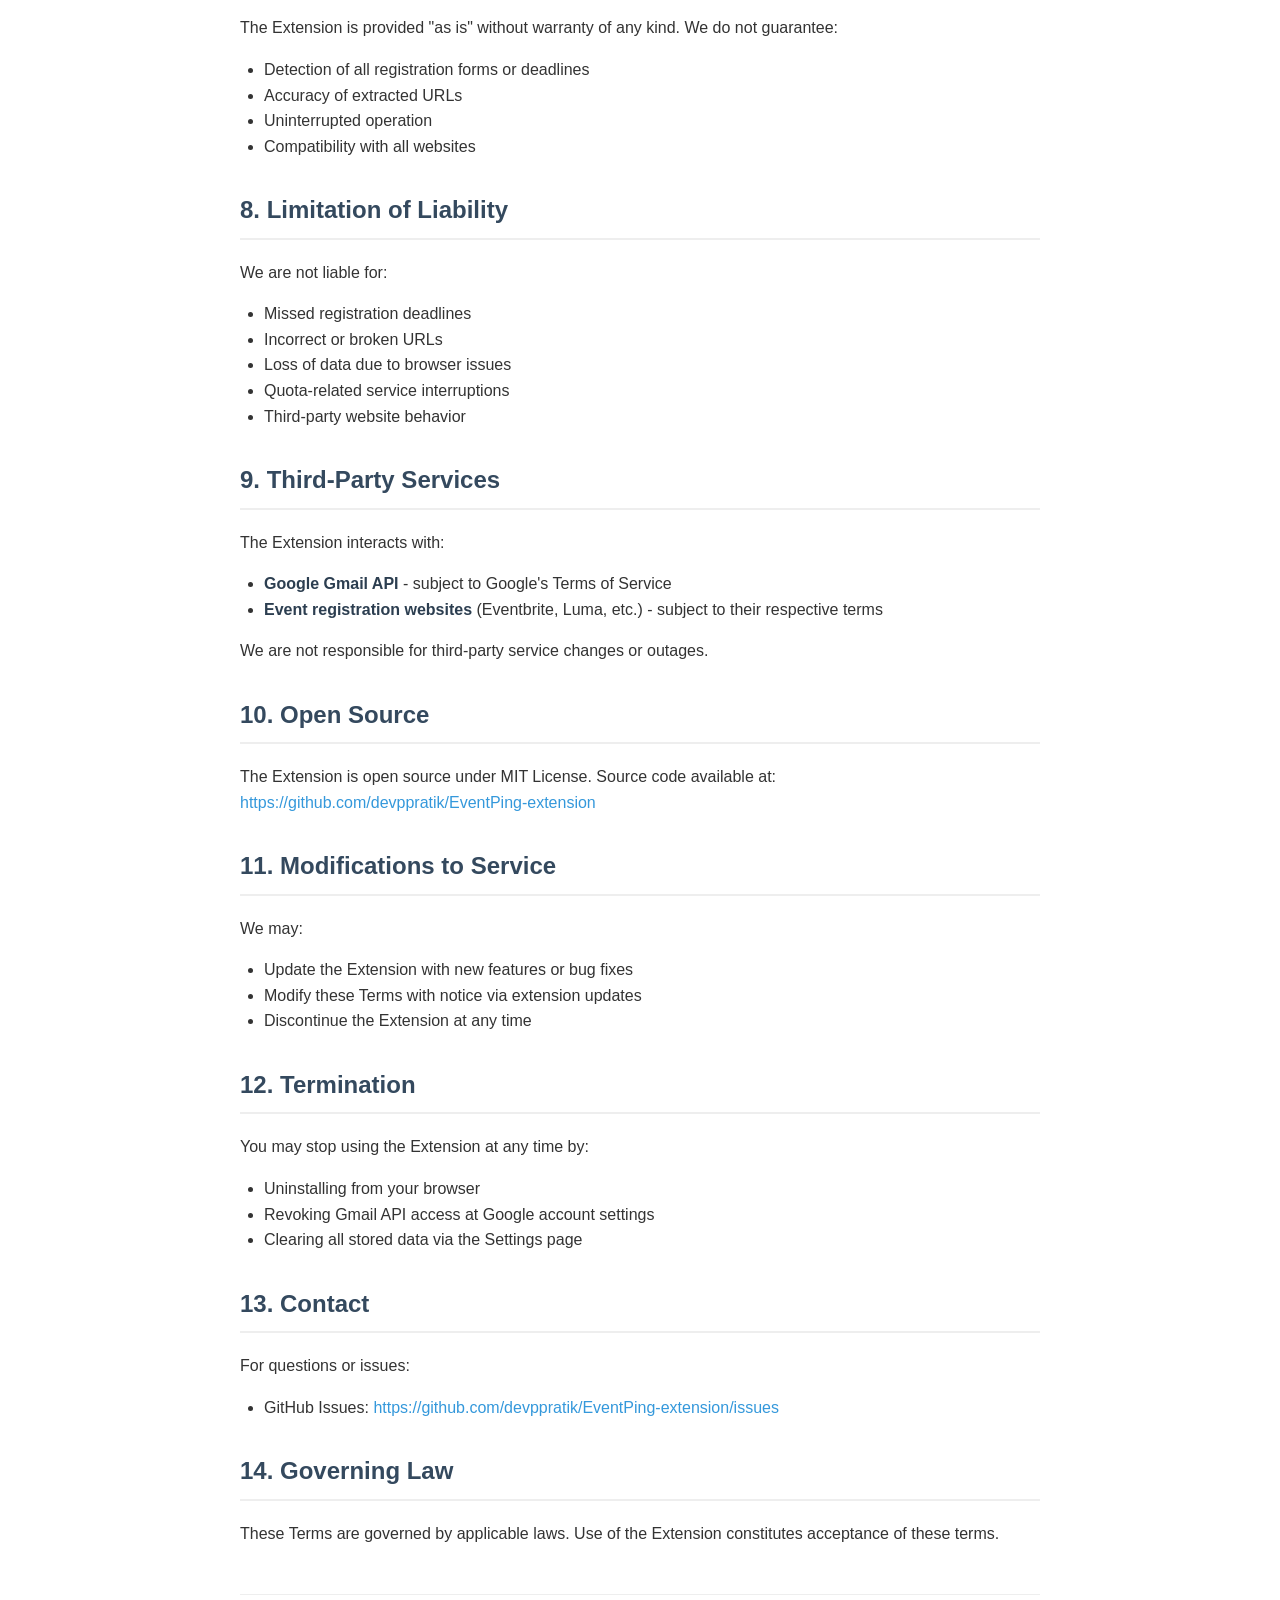
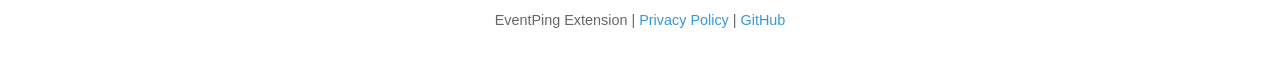
<file: docs/TERMS.html>
<!DOCTYPE html>
<html lang="en">
<head>
    <meta charset="UTF-8">
    <meta name="viewport" content="width=device-width, initial-scale=1.0">
    <title>EventPing - Terms of Service</title>
    <style>
        body {
            font-family: -apple-system, BlinkMacSystemFont, 'Segoe UI', Roboto, sans-serif;
            line-height: 1.6;
            max-width: 800px;
            margin: 40px auto;
            padding: 0 20px;
            color: #333;
        }
        h1 { color: #2c3e50; margin-top: 0; }
        h2 { color: #34495e; margin-top: 32px; border-bottom: 2px solid #eee; padding-bottom: 8px; }
        h3 { color: #555; margin-top: 24px; }
        ul { padding-left: 24px; }
        strong { color: #2c3e50; }
        a { color: #3498db; text-decoration: none; }
        a:hover { text-decoration: underline; }
        .updated { color: #666; font-size: 0.9em; margin-bottom: 32px; }
    </style>
</head>
<body>
    <h1>Terms of Service</h1>
    <p class="updated">Last Updated: June 2026</p>

    <h2>1. Acceptance of Terms</h2>
    <p>By installing and using the EventPing extension ("the Extension"), you agree to these Terms of Service. If you do not agree, do not use the Extension.</p>

    <h2>2. Description of Service</h2>
    <p>EventPing is a browser extension that:</p>
    <ul>
        <li>Scans your Gmail for event registration links</li>
        <li>Detects registration forms on websites you visit</li>
        <li>Stores URLs locally for your reference</li>
        <li>Sends notifications about pending registrations</li>
    </ul>

    <h2>3. User Responsibilities</h2>
    <p>You are responsible for:</p>
    <ul>
        <li>Maintaining the security of your Google account</li>
        <li>Configuring the Extension settings appropriately</li>
        <li>Complying with event registration deadlines</li>
        <li>Verifying registration links before submitting personal information</li>
    </ul>

    <h2>4. Gmail API Usage</h2>
    <p>The Extension uses Gmail API with read-only access (<code>gmail.readonly</code>). You grant the Extension permission to:</p>
    <ul>
        <li>Read unread emails matching your configured filters</li>
        <li>Extract URLs from email content</li>
        <li>Store email IDs locally to avoid re-processing</li>
    </ul>
    <p>You can revoke this permission anytime at: <a href="https://myaccount.google.com/permissions" target="_blank">https://myaccount.google.com/permissions</a></p>

    <h2>5. Data Storage and Privacy</h2>
    <p>All data is stored locally in your browser using Chrome storage APIs. The Extension:</p>
    <ul>
        <li><strong>Does not</strong> send data to external servers</li>
        <li><strong>Does not</strong> collect analytics or tracking data</li>
        <li><strong>Does not</strong> share your information with third parties</li>
    </ul>
    <p>See our <a href="PRIVACY.html">Privacy Policy</a> for details.</p>

    <h2>6. Google API Quota Limits</h2>
    <p>The Extension is subject to Gmail API quota limits set by Google. If daily quota is exceeded:</p>
    <ul>
        <li>The Extension will stop checking emails until the next day</li>
        <li>A notification will inform you of the quota limit</li>
        <li>No emails will be missed (checks resume automatically)</li>
    </ul>

    <h2>7. No Warranty</h2>
    <p>The Extension is provided "as is" without warranty of any kind. We do not guarantee:</p>
    <ul>
        <li>Detection of all registration forms or deadlines</li>
        <li>Accuracy of extracted URLs</li>
        <li>Uninterrupted operation</li>
        <li>Compatibility with all websites</li>
    </ul>

    <h2>8. Limitation of Liability</h2>
    <p>We are not liable for:</p>
    <ul>
        <li>Missed registration deadlines</li>
        <li>Incorrect or broken URLs</li>
        <li>Loss of data due to browser issues</li>
        <li>Quota-related service interruptions</li>
        <li>Third-party website behavior</li>
    </ul>

    <h2>9. Third-Party Services</h2>
    <p>The Extension interacts with:</p>
    <ul>
        <li><strong>Google Gmail API</strong> - subject to Google's Terms of Service</li>
        <li><strong>Event registration websites</strong> (Eventbrite, Luma, etc.) - subject to their respective terms</li>
    </ul>
    <p>We are not responsible for third-party service changes or outages.</p>

    <h2>10. Open Source</h2>
    <p>The Extension is open source under MIT License. Source code available at: <a href="https://github.com/devppratik/EventPing-extension" target="_blank">https://github.com/devppratik/EventPing-extension</a></p>

    <h2>11. Modifications to Service</h2>
    <p>We may:</p>
    <ul>
        <li>Update the Extension with new features or bug fixes</li>
        <li>Modify these Terms with notice via extension updates</li>
        <li>Discontinue the Extension at any time</li>
    </ul>

    <h2>12. Termination</h2>
    <p>You may stop using the Extension at any time by:</p>
    <ul>
        <li>Uninstalling from your browser</li>
        <li>Revoking Gmail API access at Google account settings</li>
        <li>Clearing all stored data via the Settings page</li>
    </ul>

    <h2>13. Contact</h2>
    <p>For questions or issues:</p>
    <ul>
        <li>GitHub Issues: <a href="https://github.com/devppratik/EventPing-extension/issues" target="_blank">https://github.com/devppratik/EventPing-extension/issues</a></li>
    </ul>

    <h2>14. Governing Law</h2>
    <p>These Terms are governed by applicable laws. Use of the Extension constitutes acceptance of these terms.</p>

    <hr style="margin-top: 48px; border: none; border-top: 1px solid #eee;">
    <p style="text-align: center; color: #666; font-size: 0.9em;">
        EventPing Extension |
        <a href="PRIVACY.html">Privacy Policy</a> |
        <a href="https://github.com/devppratik/EventPing-extension">GitHub</a>
    </p>
</body>
</html>
</file>
<file: styles.css>
body {
  margin: 0;
  padding: 0;
  font-family: -apple-system, BlinkMacSystemFont, 'Segoe UI', Roboto, 'Helvetica Neue', Arial, sans-serif;
  font-size: 14px;
  color: #333;
  background: #f5f5f5;
  min-width: 400px;
}

.container {
  max-width: 500px;
  background: white;
  box-shadow: 0 2px 8px rgba(0, 0, 0, 0.1);
}

header {
  background: linear-gradient(135deg, #4285f4 0%, #356abc 100%);
  color: white;
  padding: 16px 20px;
  border-bottom: 1px solid rgba(0, 0, 0, 0.1);
  display: flex;
  align-items: center;
  gap: 12px;
}

header .header-logo {
  width: 32px;
  height: 32px;
  object-fit: contain;
}

header h1 {
  margin: 0;
  font-size: 18px;
  font-weight: 500;
}

.status {
  display: flex;
  justify-content: space-between;
  padding: 16px 20px;
  background: #f8f9fa;
  border-bottom: 1px solid #e0e0e0;
}

.status-item {
  display: flex;
  align-items: center;
  gap: 8px;
}

.status-item .label {
  font-weight: 500;
  color: #666;
}

.status-item .value {
  color: #333;
}

.value.status-active {
  color: #34a853;
  font-weight: 500;
}

.value.status-disabled {
  color: #ea4335;
  font-weight: 500;
}

.actions {
  display: flex;
  gap: 12px;
  padding: 16px 20px;
  border-bottom: 1px solid #e0e0e0;
}

.btn {
  flex: 1;
  padding: 10px 16px;
  border: none;
  border-radius: 6px;
  font-size: 14px;
  font-weight: 500;
  cursor: pointer;
  transition: all 0.2s;
}

.btn:disabled {
  opacity: 0.6;
  cursor: not-allowed;
}

.btn-primary {
  background: #4285f4;
  color: white;
}

.btn-primary:hover:not(:disabled) {
  background: #357ae8;
}

.btn-secondary {
  background: white;
  color: #4285f4;
  border: 1px solid #4285f4;
}

.btn-secondary:hover:not(:disabled) {
  background: #f0f4ff;
}

.section {
  padding: 16px 20px;
  border-bottom: 1px solid #e0e0e0;
}

.section:last-child {
  border-bottom: none;
}

.section h2 {
  margin: 0 0 12px 0;
  font-size: 14px;
  font-weight: 600;
  color: #666;
  text-transform: uppercase;
  letter-spacing: 0.5px;
}

.registration-list {
  display: flex;
  flex-direction: column;
  gap: 8px;
}

.registration-item {
  display: flex;
  justify-content: space-between;
  align-items: center;
  padding: 12px;
  background: #f8f9fa;
  border-radius: 8px;
  border: 1px solid #e0e0e0;
  transition: all 0.2s;
}

.registration-item:hover {
  background: #f0f2f5;
  border-color: #d0d0d0;
}

.item-content {
  flex: 1;
  min-width: 0;
}

.item-title {
  font-weight: 500;
  color: #333;
  margin-bottom: 4px;
  overflow: hidden;
  text-overflow: ellipsis;
  white-space: nowrap;
}

.item-url {
  font-size: 12px;
  color: #4285f4;
  text-decoration: none;
  display: block;
  overflow: hidden;
  text-overflow: ellipsis;
  white-space: nowrap;
}

.item-url:hover {
  text-decoration: underline;
}

.item-meta {
  font-size: 11px;
  color: #999;
  margin-top: 4px;
}

.item-actions {
  display: flex;
  gap: 8px;
  margin-left: 12px;
}

.btn-icon {
  width: 32px;
  height: 32px;
  padding: 0;
  border: none;
  background: white;
  border-radius: 4px;
  cursor: pointer;
  font-size: 16px;
  transition: all 0.2s;
  display: flex;
  align-items: center;
  justify-content: center;
}

.btn-icon:hover {
  background: #e8f0fe;
}

.btn-dismiss:hover {
  background: #fce8e6;
}

.empty-state {
  text-align: center;
  color: #999;
  padding: 24px;
  font-size: 13px;
}
</file>
